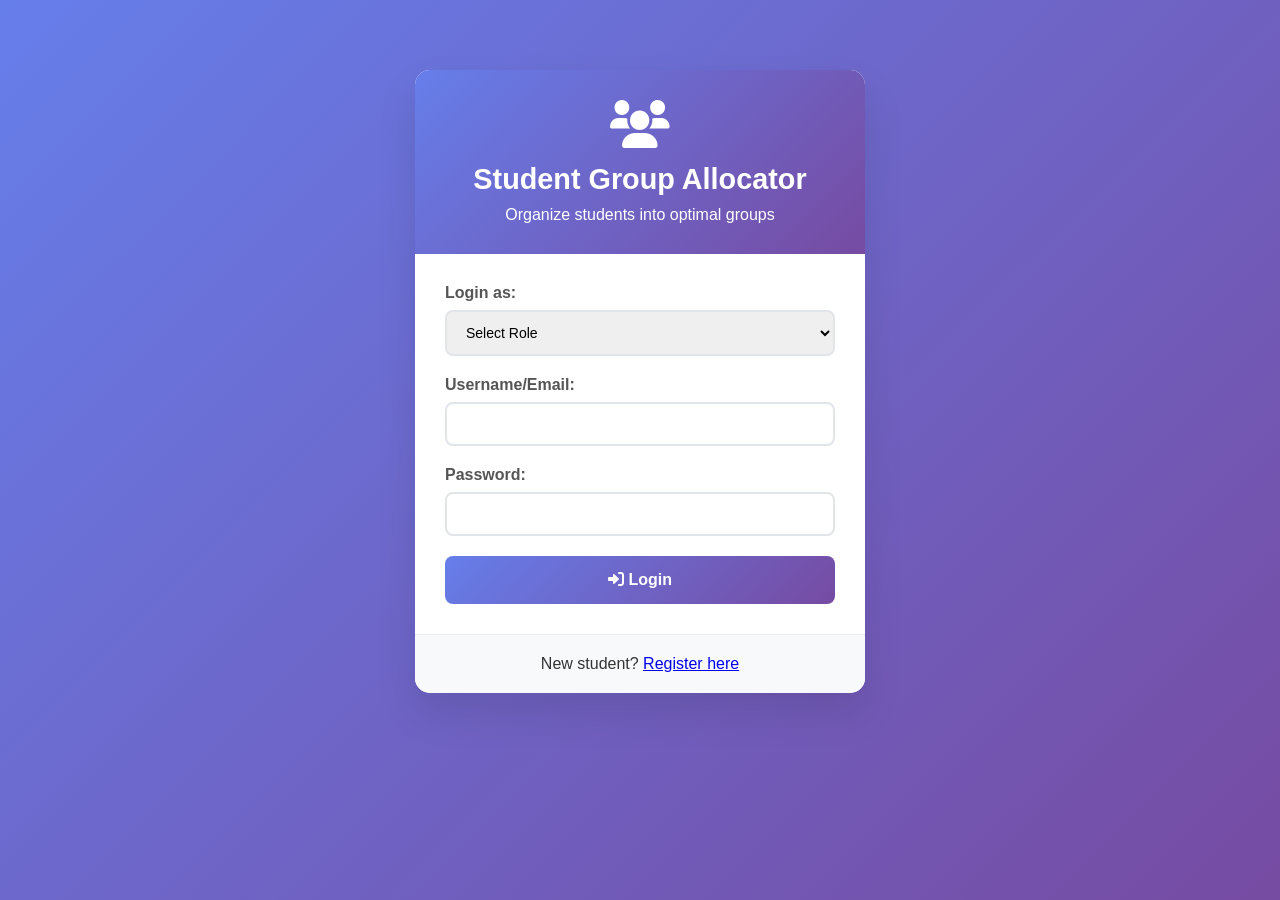
<file: index.html>
<!DOCTYPE html>
<html lang="en">
<head>
    <meta charset="UTF-8">
    <meta name="viewport" content="width=device-width, initial-scale=1.0">
    <title>Student Group Allocator - Login</title>
    <link rel="stylesheet" href="css/style.css">
    <link href="https://cdnjs.cloudflare.com/ajax/libs/font-awesome/6.0.0/css/all.min.css" rel="stylesheet">
</head>
<body>
    <div class="container">
        <div class="login-card">
            <div class="card-header">
                <i class="fas fa-users"></i>
                <h1>Student Group Allocator</h1>
                <p>Organize students into optimal groups</p>
            </div>
            
            <form id="loginForm" class="login-form">
                <div class="form-group">
                    <label for="userType">Login as:</label>
                    <select id="userType" name="userType" required>
                        <option value="">Select Role</option>
                        <option value="admin">Administrator</option>
                        <option value="student">Student</option>
                    </select>
                </div>
                
                <div class="form-group">
                    <label for="username">Username/Email:</label>
                    <input type="text" id="username" name="username" required>
                </div>
                
                <div class="form-group">
                    <label for="password">Password:</label>
                    <input type="password" id="password" name="password" required>
                </div>
                
                <button type="submit" class="btn-primary">
                    <i class="fas fa-sign-in-alt"></i> Login
                </button>
            </form>
            
            <div class="card-footer">
                <p>New student? <a href="register.html">Register here</a></p>
            </div>
        </div>
    </div>
    
    <div id="loadingSpinner" class="loading-spinner">
        <div class="spinner"></div>
        <p>Logging in...</p>
    </div>
    
    <script src="js/auth.js"></script>
</body>
</html>
</file>
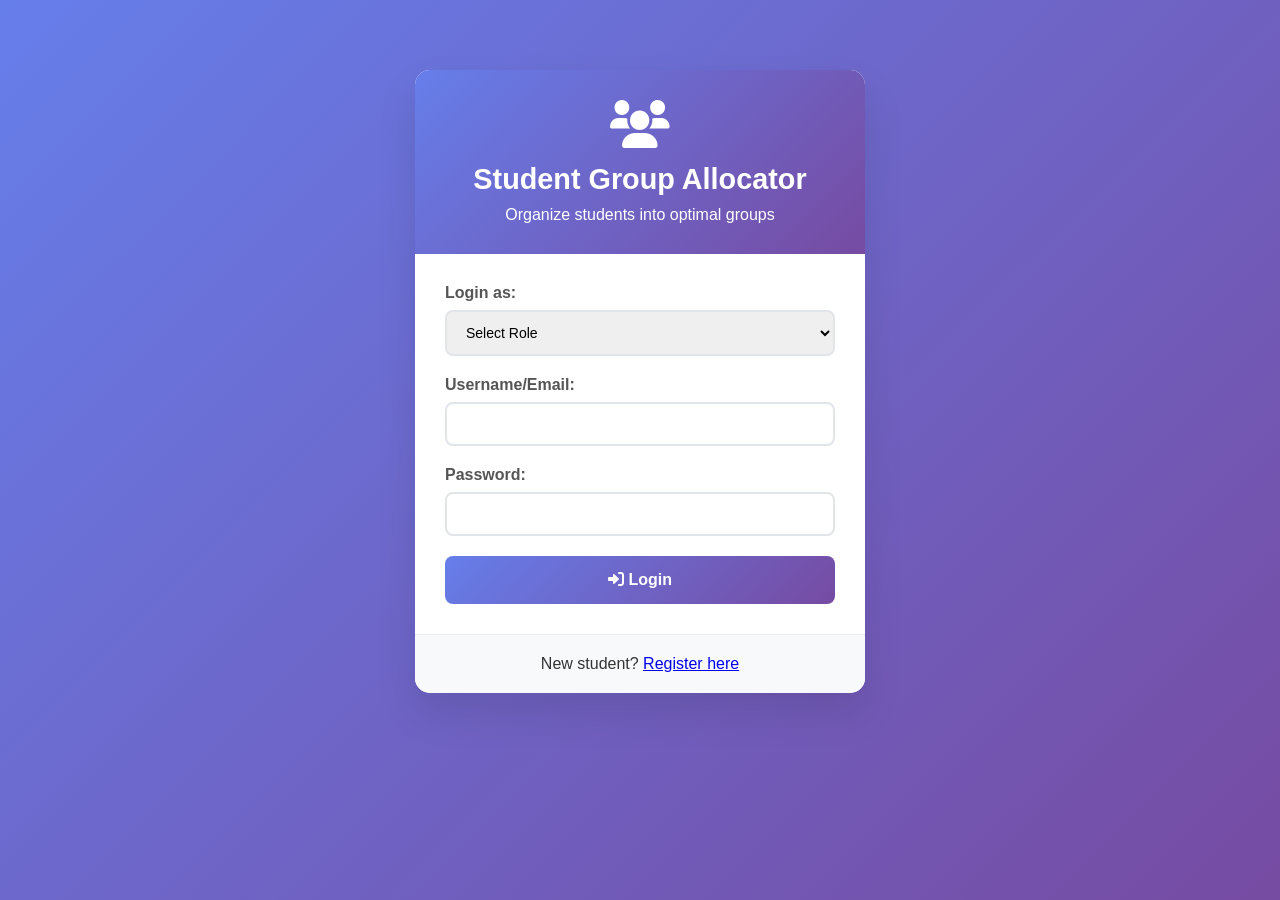
<file: admin.html>
<!DOCTYPE html>
<html lang="en">
<head>
    <meta charset="UTF-8">
    <meta name="viewport" content="width=device-width, initial-scale=1.0">
    <title>Admin Dashboard</title>
    <link rel="stylesheet" href="css/style.css">
    <link href="https://cdnjs.cloudflare.com/ajax/libs/font-awesome/6.0.0/css/all.min.css" rel="stylesheet">
</head>
<body>
    <nav class="navbar">
        <div class="nav-brand">
            <i class="fas fa-users-cog"></i>
            Admin Dashboard
        </div>
        <button onclick="logout()" class="btn-logout">
            <i class="fas fa-sign-out-alt"></i> Logout
        </button>
    </nav>

    <div class="dashboard">
        <div class="sidebar">
            <ul class="nav-menu">
                <li><a href="#students" onclick="showSection('students')" class="active">
                    <i class="fas fa-user-graduate"></i> Students
                </a></li>
                <li><a href="#groups" onclick="showSection('groups')">
                    <i class="fas fa-users"></i> Groups
                </a></li>
                <li><a href="#allocate" onclick="showSection('allocate')">
                    <i class="fas fa-random"></i> Allocate
                </a></li>
            </ul>
        </div>

        <div class="main-content">
            <div id="students" class="section active">
                <h2>Student Management</h2>
                <div class="controls">
                    <input type="text" id="searchStudents" placeholder="Search students..." onkeyup="searchStudents()">
                    <button onclick="loadStudents()" class="btn-primary">Refresh</button>
                </div>
                <div id="studentsTable"></div>
            </div>

            <div id="groups" class="section">
                <h2>Group Management</h2>
                <div id="groupsContainer"></div>
            </div>

            <div id="allocate" class="section">
                <h2>Group Allocation</h2>
                <div class="allocation-form">
                    <div class="form-group">
                        <label>Allocation Method:</label>
                        <select id="allocationMethod">
                            <option value="random">Random</option>
                            <option value="skills">Skill-based</option>
                            <option value="interests">Interest-based</option>
                        </select>
                    </div>
                    <div class="form-group">
                        <label>Group Size:</label>
                        <input type="number" id="groupSize" value="4" min="2" max="10">
                    </div>
                    <button onclick="allocateGroups()" class="btn-primary">
                        <i class="fas fa-magic"></i> Allocate Groups
                    </button>
                </div>
                <div id="allocationProgress" class="progress-container" style="display:none;">
                    <div class="progress-bar">
                        <div class="progress-fill"></div>
                    </div>
                    <p>Allocating groups...</p>
                </div>
            </div>
        </div>
    </div>

    <script src="js/admin.js"></script>
</body>
</html>
</file>
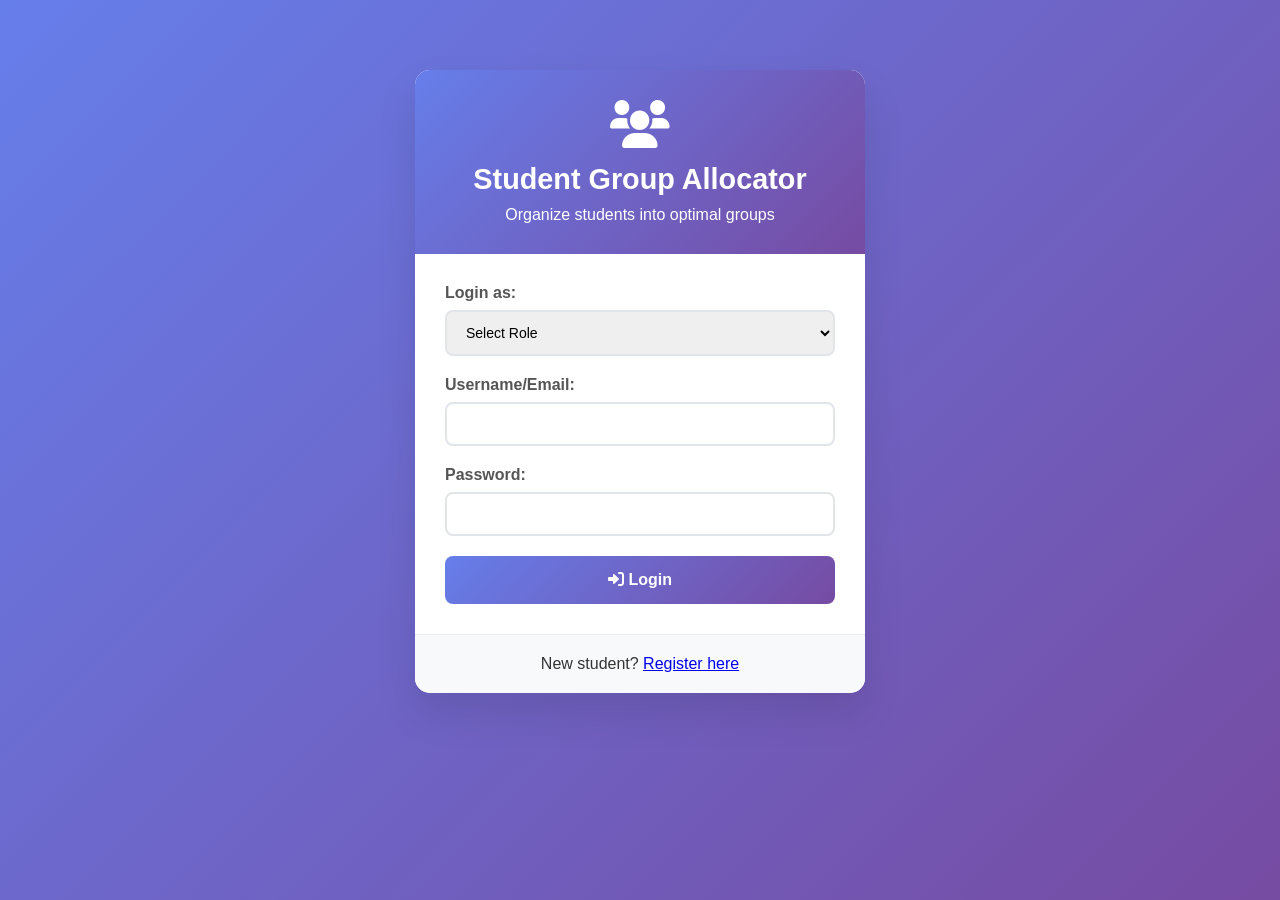
<file: groups.html>
<!DOCTYPE html>
<html lang="en">
<head>
    <meta charset="UTF-8">
    <meta name="viewport" content="width=device-width, initial-scale=1.0">
    <title>Group Results</title>
    <link rel="stylesheet" href="css/style.css">
    <link href="https://cdnjs.cloudflare.com/ajax/libs/font-awesome/6.0.0/css/all.min.css" rel="stylesheet">
</head>
<body>
    <nav class="navbar">
        <div class="nav-brand">
            <i class="fas fa-users"></i>
            Group Allocation Results
        </div>
        <div class="nav-actions">
            <button onclick="exportPDF()" class="btn-secondary">
                <i class="fas fa-file-pdf"></i> Export PDF
            </button>
            <button onclick="exportCSV()" class="btn-secondary">
                <i class="fas fa-file-csv"></i> Export CSV
            </button>
            <button onclick="logout()" class="btn-logout">
                <i class="fas fa-sign-out-alt"></i> Logout
            </button>
        </div>
    </nav>

    <div class="container">
        <div class="results-header">
            <h1>Group Allocation Results</h1>
            <div class="stats">
                <div class="stat-card">
                    <i class="fas fa-users"></i>
                    <div>
                        <h3 id="totalGroups">0</h3>
                        <p>Total Groups</p>
                    </div>
                </div>
                <div class="stat-card">
                    <i class="fas fa-user-graduate"></i>
                    <div>
                        <h3 id="totalStudents">0</h3>
                        <p>Students Allocated</p>
                    </div>
                </div>
            </div>
        </div>

        <div id="groupsDisplay" class="groups-grid"></div>
    </div>

    <script src="js/groups.js"></script>
</body>
</html>
</file>
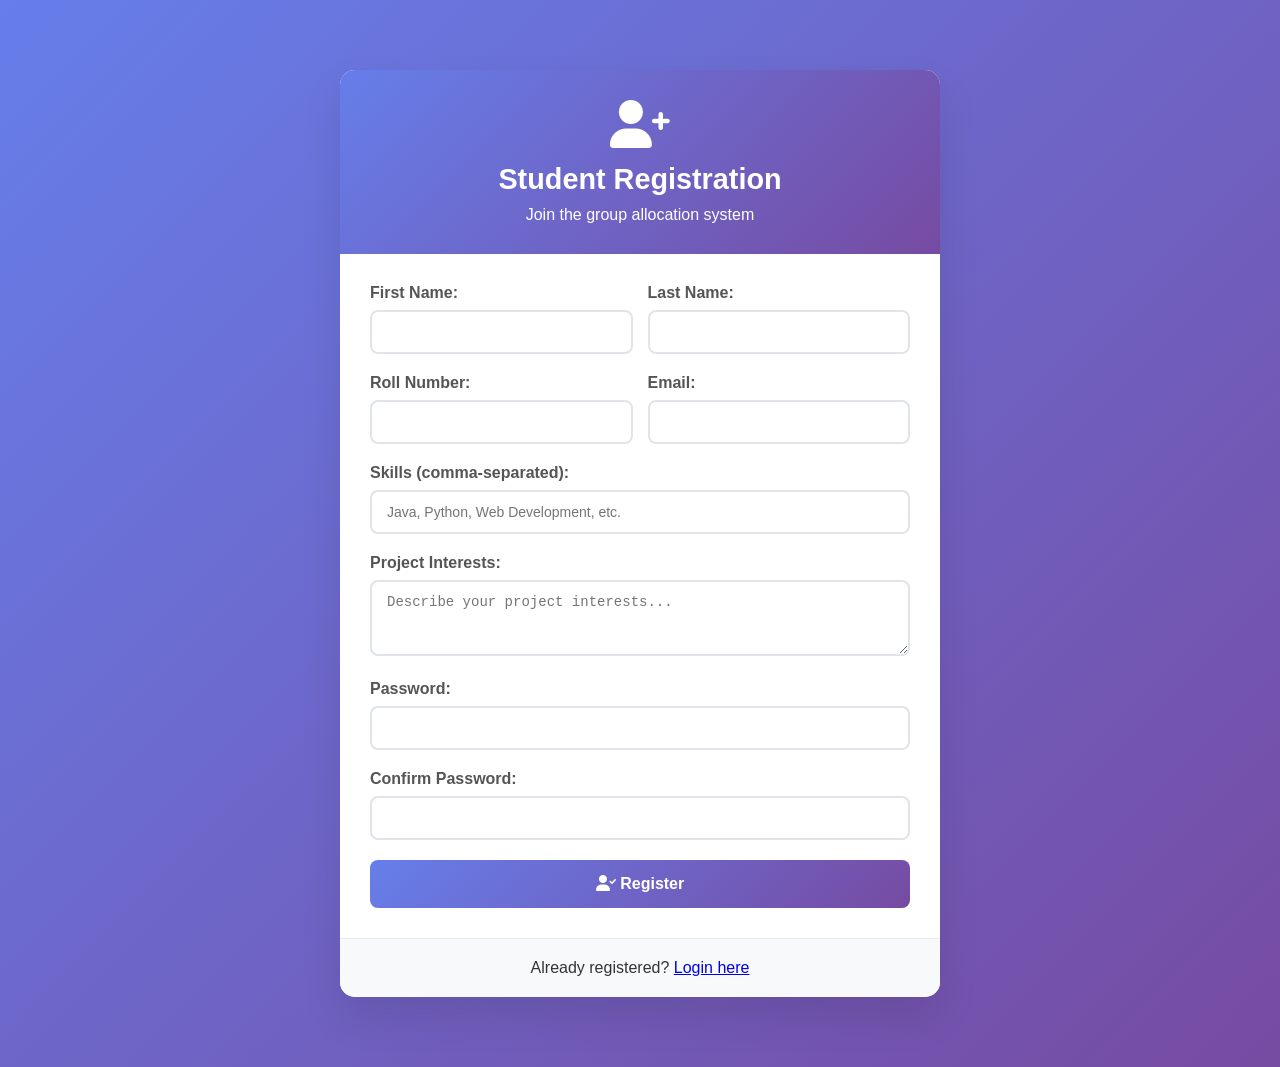
<file: register.html>
<!DOCTYPE html>
<html lang="en">
<head>
    <meta charset="UTF-8">
    <meta name="viewport" content="width=device-width, initial-scale=1.0">
    <title>Student Registration</title>
    <link rel="stylesheet" href="css/style.css">
    <link href="https://cdnjs.cloudflare.com/ajax/libs/font-awesome/6.0.0/css/all.min.css" rel="stylesheet">
</head>
<body>
    <div class="container">
        <div class="register-card">
            <div class="card-header">
                <i class="fas fa-user-plus"></i>
                <h1>Student Registration</h1>
                <p>Join the group allocation system</p>
            </div>
            
            <form id="registerForm" class="register-form">
                <div class="form-row">
                    <div class="form-group">
                        <label for="firstName">First Name:</label>
                        <input type="text" id="firstName" name="firstName" required>
                    </div>
                    <div class="form-group">
                        <label for="lastName">Last Name:</label>
                        <input type="text" id="lastName" name="lastName" required>
                    </div>
                </div>
                
                <div class="form-row">
                    <div class="form-group">
                        <label for="rollNumber">Roll Number:</label>
                        <input type="text" id="rollNumber" name="rollNumber" required>
                    </div>
                    <div class="form-group">
                        <label for="email">Email:</label>
                        <input type="email" id="email" name="email" required>
                    </div>
                </div>
                
                <div class="form-group">
                    <label for="skills">Skills (comma-separated):</label>
                    <input type="text" id="skills" name="skills" placeholder="Java, Python, Web Development, etc." required>
                </div>
                
                <div class="form-group">
                    <label for="interests">Project Interests:</label>
                    <textarea id="interests" name="interests" rows="3" placeholder="Describe your project interests..."></textarea>
                </div>
                
                <div class="form-group">
                    <label for="password">Password:</label>
                    <input type="password" id="password" name="password" required>
                </div>
                
                <div class="form-group">
                    <label for="confirmPassword">Confirm Password:</label>
                    <input type="password" id="confirmPassword" name="confirmPassword" required>
                </div>
                
                <button type="submit" class="btn-primary">
                    <i class="fas fa-user-check"></i> Register
                </button>
            </form>
            
            <div class="card-footer">
                <p>Already registered? <a href="index.html">Login here</a></p>
            </div>
        </div>
    </div>
    
    <div id="loadingSpinner" class="loading-spinner">
        <div class="spinner"></div>
        <p>Creating account...</p>
    </div>
    
    <script src="js/register.js"></script>
</body>
</html>
</file>
<file: css/style.css>
* {
    margin: 0;
    padding: 0;
    box-sizing: border-box;
}

body {
    font-family: 'Segoe UI', Tahoma, Geneva, Verdana, sans-serif;
    background: linear-gradient(135deg, #667eea 0%, #764ba2 100%);
    min-height: 100vh;
    color: #333;
}

.container {
    max-width: 1200px;
    margin: 0 auto;
    padding: 20px;
}

/* Login & Register Cards */
.login-card, .register-card {
    background: white;
    border-radius: 15px;
    box-shadow: 0 20px 40px rgba(0,0,0,0.1);
    max-width: 450px;
    margin: 50px auto;
    overflow: hidden;
    animation: slideUp 0.6s ease;
}

.register-card {
    max-width: 600px;
}

.card-header {
    background: linear-gradient(135deg, #667eea, #764ba2);
    color: white;
    padding: 30px;
    text-align: center;
}

.card-header i {
    font-size: 3rem;
    margin-bottom: 15px;
}

.card-header h1 {
    font-size: 1.8rem;
    margin-bottom: 10px;
}

.login-form, .register-form {
    padding: 30px;
}

.form-row {
    display: flex;
    gap: 15px;
}

.form-group {
    margin-bottom: 20px;
    flex: 1;
}

.form-group label {
    display: block;
    margin-bottom: 8px;
    font-weight: 600;
    color: #555;
}

.form-group input, .form-group select, .form-group textarea {
    width: 100%;
    padding: 12px 15px;
    border: 2px solid #e1e5e9;
    border-radius: 8px;
    font-size: 14px;
    transition: all 0.3s ease;
}

.form-group input:focus, .form-group select:focus, .form-group textarea:focus {
    outline: none;
    border-color: #667eea;
    box-shadow: 0 0 0 3px rgba(102, 126, 234, 0.1);
}

.btn-primary {
    width: 100%;
    background: linear-gradient(135deg, #667eea, #764ba2);
    color: white;
    border: none;
    padding: 15px;
    border-radius: 8px;
    font-size: 16px;
    font-weight: 600;
    cursor: pointer;
    transition: all 0.3s ease;
}

.btn-primary:hover {
    transform: translateY(-2px);
    box-shadow: 0 10px 20px rgba(102, 126, 234, 0.3);
}

.btn-secondary {
    background: #6c757d;
    color: white;
    border: none;
    padding: 10px 20px;
    border-radius: 6px;
    cursor: pointer;
    margin: 0 5px;
    transition: all 0.3s ease;
}

.btn-logout {
    background: #dc3545;
    color: white;
    border: none;
    padding: 10px 20px;
    border-radius: 6px;
    cursor: pointer;
}

.card-footer {
    padding: 20px 30px;
    text-align: center;
    background: #f8f9fa;
    border-top: 1px solid #e9ecef;
}

/* Navigation */
.navbar {
    background: white;
    padding: 15px 30px;
    box-shadow: 0 2px 10px rgba(0,0,0,0.1);
    display: flex;
    justify-content: space-between;
    align-items: center;
}

.nav-brand {
    font-size: 1.5rem;
    font-weight: 700;
    color: #667eea;
}

.nav-actions {
    display: flex;
    gap: 10px;
}

/* Dashboard */
.dashboard {
    display: flex;
    min-height: calc(100vh - 70px);
}

.sidebar {
    width: 250px;
    background: white;
    box-shadow: 2px 0 10px rgba(0,0,0,0.1);
}

.nav-menu {
    list-style: none;
    padding: 20px 0;
}

.nav-menu li a {
    display: block;
    padding: 15px 25px;
    color: #666;
    text-decoration: none;
    transition: all 0.3s ease;
}

.nav-menu li a:hover, .nav-menu li a.active {
    background: #667eea;
    color: white;
}

.main-content {
    flex: 1;
    padding: 30px;
    background: #f8f9fa;
}

.section {
    display: none;
}

.section.active {
    display: block;
}

.controls {
    display: flex;
    gap: 15px;
    margin-bottom: 20px;
}

.controls input {
    flex: 1;
    padding: 10px 15px;
    border: 1px solid #ddd;
    border-radius: 6px;
}

/* Tables */
.table {
    width: 100%;
    background: white;
    border-radius: 8px;
    overflow: hidden;
    box-shadow: 0 2px 10px rgba(0,0,0,0.1);
}

.table th, .table td {
    padding: 15px;
    text-align: left;
    border-bottom: 1px solid #eee;
}

.table th {
    background: #f8f9fa;
    font-weight: 600;
}

/* Groups Grid */
.groups-grid {
    display: grid;
    grid-template-columns: repeat(auto-fit, minmax(300px, 1fr));
    gap: 20px;
    margin-top: 20px;
}

.group-card {
    background: white;
    border-radius: 10px;
    padding: 20px;
    box-shadow: 0 5px 15px rgba(0,0,0,0.1);
    transition: transform 0.3s ease;
}

.group-card:hover {
    transform: translateY(-5px);
}

.group-header {
    display: flex;
    align-items: center;
    margin-bottom: 15px;
    padding-bottom: 10px;
    border-bottom: 2px solid #eee;
}

.group-header i {
    font-size: 1.5rem;
    color: #667eea;
    margin-right: 10px;
}

.member-list {
    list-style: none;
}

.member-list li {
    padding: 8px 0;
    border-bottom: 1px solid #f0f0f0;
}

/* Stats */
.stats {
    display: flex;
    gap: 20px;
    margin: 20px 0;
}

.stat-card {
    background: white;
    padding: 20px;
    border-radius: 10px;
    box-shadow: 0 5px 15px rgba(0,0,0,0.1);
    display: flex;
    align-items: center;
    gap: 15px;
    flex: 1;
}

.stat-card i {
    font-size: 2rem;
    color: #667eea;
}

/* Progress Bar */
.progress-container {
    margin: 20px 0;
    text-align: center;
}

.progress-bar {
    width: 100%;
    height: 8px;
    background: #e9ecef;
    border-radius: 4px;
    overflow: hidden;
    margin-bottom: 10px;
}

.progress-fill {
    height: 100%;
    background: linear-gradient(90deg, #667eea, #764ba2);
    width: 0%;
    animation: progress 3s ease-in-out;
}

/* Loading Spinner */
.loading-spinner {
    position: fixed;
    top: 0;
    left: 0;
    width: 100%;
    height: 100%;
    background: rgba(0,0,0,0.8);
    display: none;
    justify-content: center;
    align-items: center;
    flex-direction: column;
    z-index: 1000;
}

.spinner {
    width: 50px;
    height: 50px;
    border: 5px solid #f3f3f3;
    border-top: 5px solid #667eea;
    border-radius: 50%;
    animation: spin 1s linear infinite;
    margin-bottom: 20px;
}

.loading-spinner p {
    color: white;
    font-size: 1.2rem;
}

/* Animations */
@keyframes slideUp {
    from {
        opacity: 0;
        transform: translateY(30px);
    }
    to {
        opacity: 1;
        transform: translateY(0);
    }
}

@keyframes spin {
    0% { transform: rotate(0deg); }
    100% { transform: rotate(360deg); }
}

@keyframes progress {
    0% { width: 0%; }
    100% { width: 100%; }
}

/* Responsive */
@media (max-width: 768px) {
    .dashboard {
        flex-direction: column;
    }
    
    .sidebar {
        width: 100%;
    }
    
    .form-row {
        flex-direction: column;
    }
    
    .stats {
        flex-direction: column;
    }
    
    .nav-actions {
        flex-wrap: wrap;
    }
}
</file>
